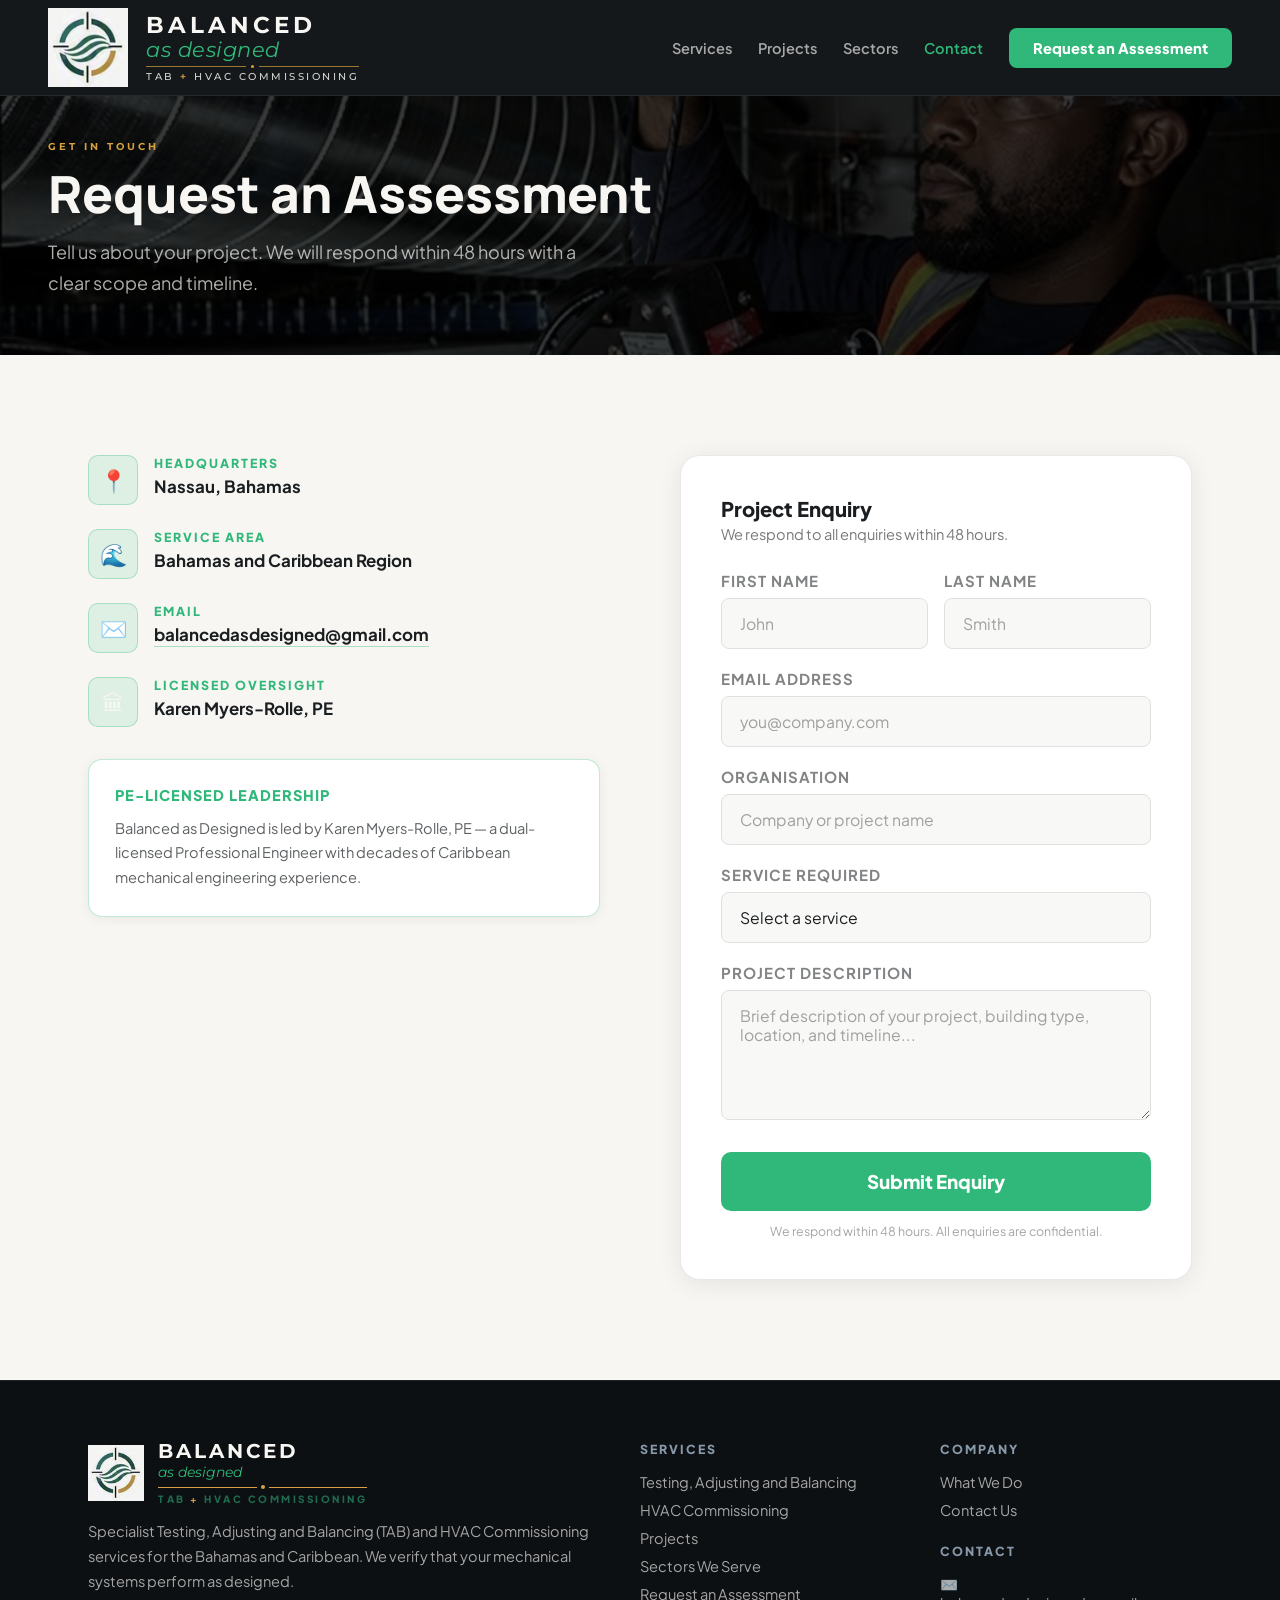
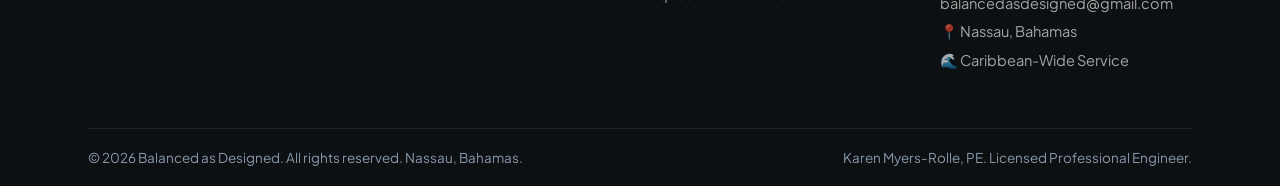
<file: contact.html>
<!DOCTYPE html>
<html lang="en-BS">
<head>
<meta charset="utf-8"/>
<meta content="width=device-width, initial-scale=1.0" name="viewport"/>
<meta content="#1A1E21" name="theme-color"/>
<title>Contact | Balanced as Designed — TAB &amp; HVAC Commissioning Bahamas</title>
<meta name="description" content="Request a TAB or HVAC Commissioning assessment in Nassau, Bahamas. PE-licensed. 48-hour response."/>
<meta name="robots" content="index, follow"/>
<link rel="canonical" href="https://balancedasdesigned.com/"/>
<link rel="preconnect" href="https://fonts.googleapis.com"/>
<link rel="preconnect" href="https://fonts.gstatic.com" crossorigin/>
<link href="https://fonts.googleapis.com/css2?family=Cormorant+Garamond:ital,wght@0,700;1,400&family=Manrope:wght@700;800;900&family=Montserrat:ital,wght@0,500;0,700;1,400&family=Plus+Jakarta+Sans:wght@400;600;700&family=Sora:wght@900&display=swap" rel="stylesheet"/>
<link rel="stylesheet" href="shared.css"/>
</head>
<body>
<!-- NAV -->
<nav id="mainNav">
  <a class="nav-logo" href="index.html">
    <div class="logomark">
      <img src="logomark.png" srcset="logomark.png 1x, logomark@2x.png 2x" alt="Balanced as Designed logomark" width="80" height="80" style="display:block;width:80px;height:80px;object-fit:contain;"/>
    </div>
    <div class="nav-wordmark">
      <div class="nav-wm-balanced">BALANCED</div>
      <div class="nav-wm-as">as designed</div>
      <div class="nav-wm-divider"><div class="nav-wm-divider-line"></div><div class="nav-wm-divider-dot"></div><div class="nav-wm-divider-line"></div></div>
      <div class="nav-wm-descriptor">TAB <span class="plus">+</span> HVAC Commissioning</div>
    </div>
  </a>
  <div class="nav-links">
    <a class="nav-link" href="services.html">Services</a>
    <a class="nav-link" href="projects.html">Projects</a>
    <a class="nav-link" href="index.html#sectors">Sectors</a>
    <a class="nav-link  nav-link-active" href="contact.html">Contact</a>
    <a class="nav-cta" href="contact.html">Request an Assessment</a>
  </div>
  <button aria-label="Menu" class="hamburger" id="hamburgerBtn" onclick="toggleMob()">
    <span></span><span></span><span></span>
  </button>
</nav>
<div class="mob-nav" id="mobNav">
  <a class="mob-link" href="services.html" onclick="closeMob()">Services</a>
  <a class="mob-link" href="projects.html" onclick="closeMob()">Projects</a>
  <a class="mob-link" href="index.html#sectors" onclick="closeMob()">Sectors</a>
  <a class="mob-link" href="contact.html" onclick="closeMob()">Contact</a>
  <a class="mob-cta" href="contact.html" onclick="closeMob()">Request an Assessment</a>
</div>

<div style="min-height:240px;background:#1A1E21;display:flex;align-items:flex-end;padding:140px 48px 56px;position:relative;overflow:hidden;">
  <div style="position:absolute;inset:0;background:url('AA_hvac.jpg') center/cover no-repeat;filter:brightness(0.22) saturate(0.6);"></div>
  <div style="position:relative;z-index:1;max-width:1200px;margin:0 auto;width:100%;">
    <div style="font-family:'Montserrat',sans-serif;font-size:10px;font-weight:700;letter-spacing:3px;text-transform:uppercase;color:#D6A140;margin-bottom:12px;">Get In Touch</div>
    <h1 style="font-family:'Manrope',sans-serif;font-size:clamp(36px,4vw,58px);font-weight:900;color:#F7F6F2;line-height:1.1;margin-bottom:16px;">Request an Assessment</h1>
    <p style="font-size:18px;color:rgba(247,246,242,0.7);max-width:560px;line-height:1.7;">Tell us about your project. We will respond within 48 hours with a clear scope and timeline.</p>
  </div>
</div>

<section class="section" style="background:#F7F6F2;">
  <div class="wrap">
    <div class="contact-grid">
      <div>
        <div class="contact-item"><div class="contact-icon">📍</div><div><div class="contact-label">Headquarters</div><div class="contact-value">Nassau, Bahamas</div></div></div>
        <div class="contact-item"><div class="contact-icon">🌊</div><div><div class="contact-label">Service Area</div><div class="contact-value">Bahamas and Caribbean Region</div></div></div>
        <div class="contact-item"><div class="contact-icon">✉️</div><div><div class="contact-label">Email</div><div class="contact-value"><a href="mailto:balancedasdesigned@gmail.com" style="color:#1A1E21;text-decoration:none;border-bottom:1px solid rgba(47,184,121,0.4);padding-bottom:1px;">balancedasdesigned@gmail.com</a></div></div></div>
        <div class="contact-item"><div class="contact-icon">🏛</div><div><div class="contact-label">Licensed Oversight</div><div class="contact-value">Karen Myers-Rolle, PE</div></div></div>
        <div style="margin-top:32px;padding:26px;background:#fff;border:1px solid rgba(47,184,121,0.3);border-radius:14px;box-shadow:0 2px 12px rgba(0,0,0,0.06);">
          <div style="font-size:var(--fs-body-sm);font-weight:800;color:#2FB879;margin-bottom:12px;text-transform:uppercase;letter-spacing:1px;">PE-Licensed Leadership</div>
          <div style="font-size:var(--fs-body-sm);color:rgba(26,30,33,0.7);line-height:1.7;">Balanced as Designed is led by Karen Myers-Rolle, PE — a dual-licensed Professional Engineer with decades of Caribbean mechanical engineering experience.</div>
        </div>
      </div>
      <div class="contact-form">
        <div style="margin-bottom:28px;">
          <div style="font-size:20.25px;font-weight:800;color:#1A1E21;margin-bottom:4px;">Project Enquiry</div>
          <div style="font-size:var(--fs-body-sm);color:rgba(26,30,33,0.6);">We respond to all enquiries within 48 hours.</div>
        </div>
        <form action="https://formspree.io/f/mrenyvld" method="POST" onsubmit="submitForm(event)">
          <input type="hidden" name="_replyto" value="tanyersinc@gmail.com"/>
          <input type="hidden" name="_subject" value="New Assessment Request — Balanced as Designed"/>
          <div class="form-row">
            <div class="form-group"><label class="form-label">First Name</label><input class="form-input" name="first_name" placeholder="John" required type="text"/></div>
            <div class="form-group"><label class="form-label">Last Name</label><input class="form-input" name="last_name" placeholder="Smith" required type="text"/></div>
          </div>
          <div class="form-group"><label class="form-label">Email Address</label><input class="form-input" name="email" placeholder="you@company.com" required type="email"/></div>
          <div class="form-group"><label class="form-label">Organisation</label><input class="form-input" name="organisation" placeholder="Company or project name" type="text"/></div>
          <div class="form-group">
            <label class="form-label">Service Required</label>
            <select class="form-select" name="service">
              <option value="">Select a service</option>
              <option>Testing, Adjusting and Balancing (TAB)</option>
              <option>HVAC Commissioning</option>
              <option>Both TAB and Commissioning</option>
              <option>Existing Building TAB</option>
              <option>Retro-Commissioning</option>
              <option>Not sure, need advice</option>
            </select>
          </div>
          <div class="form-group"><label class="form-label">Project Description</label><textarea class="form-textarea" name="project_description" placeholder="Brief description of your project, building type, location, and timeline..."></textarea></div>
          <button class="submit-btn" type="submit">Submit Enquiry</button>
          <p style="font-size:var(--fs-footer-lbl);color:rgba(26,30,33,0.4);text-align:center;margin-top:12px;">We respond within 48 hours. All enquiries are confidential.</p>
        </form>
      </div>
    </div>
  </div>
</section>

<!-- FOOTER -->
<footer>
  <div class="wrap">
    <div class="footer-grid">
      <div>
        <div style="display:flex;align-items:center;gap:14px;margin-bottom:4px;">
          <img src="logomark.png" srcset="logomark.png 1x, logomark@2x.png 2x" alt="Balanced as Designed logomark" style="width:56px;height:56px;object-fit:contain;flex-shrink:0;"/>
          <div style="display:flex;flex-direction:column;justify-content:center;">
            <div class="footer-logo-balanced">BALANCED</div>
            <div class="footer-logo-as">as designed</div>
            <div class="footer-logo-divider"><div class="footer-logo-divider-line"></div><div class="footer-logo-divider-dot"></div><div class="footer-logo-divider-line"></div></div>
            <div class="footer-logo-descriptor">TAB <span class="plus">+</span> HVAC Commissioning</div>
          </div>
        </div>
        <p class="footer-desc">Specialist Testing, Adjusting and Balancing (TAB) and HVAC Commissioning services for the Bahamas and Caribbean. We verify that your mechanical systems perform as designed.</p>
      </div>
      <div>
        <div class="footer-heading">Services</div>
        <a class="footer-link" href="services.html#tab">Testing, Adjusting and Balancing</a>
        <a class="footer-link" href="services.html#commissioning">HVAC Commissioning</a>
        <a class="footer-link" href="projects.html">Projects</a>
        <a class="footer-link" href="index.html#sectors">Sectors We Serve</a>
        <a class="footer-link" href="contact.html">Request an Assessment</a>
      </div>
      <div>
        <div class="footer-heading">Company</div>
        <a class="footer-link" href="services.html">What We Do</a>
        <a class="footer-link" href="contact.html">Contact Us</a>
        <div class="footer-heading" style="margin-top:24px;">Contact</div>
        <a class="footer-link" href="mailto:balancedasdesigned@gmail.com">✉️ balancedasdesigned@gmail.com</a>
        <div class="footer-link" style="cursor:default;">📍 Nassau, Bahamas</div>
        <div class="footer-link" style="cursor:default;">🌊 Caribbean-Wide Service</div>
      </div>
    </div>
    <div class="footer-bottom">
      <div class="footer-bottom-text">© 2026 Balanced as Designed. All rights reserved. Nassau, Bahamas.</div>
      <div class="footer-bottom-text">Karen Myers-Rolle, PE. Licensed Professional Engineer.</div>
    </div>
  </div>
</footer>
<script>

function toggleMob(){var n=document.getElementById('mobNav'),b=document.getElementById('hamburgerBtn');n.classList.toggle('open');if(b)b.classList.toggle('open');}
function closeMob(){document.getElementById('mobNav').classList.remove('open');var b=document.getElementById('hamburgerBtn');if(b)b.classList.remove('open');}
document.addEventListener('click',function(e){var n=document.getElementById('mobNav'),b=document.getElementById('hamburgerBtn');if(n&&b&&n.classList.contains('open')){if(!n.contains(e.target)&&!b.contains(e.target)){n.classList.remove('open');if(b)b.classList.remove('open');}}});
(function(){var obs=new IntersectionObserver(function(entries){entries.forEach(function(e){if(e.isIntersecting){e.target.classList.add('visible');obs.unobserve(e.target);}});},{threshold:0.08,rootMargin:'0px 0px -40px 0px'});document.querySelectorAll('.reveal,.reveal-left,.reveal-right').forEach(function(el){obs.observe(el);});})();
window.addEventListener('scroll',function(){var nav=document.getElementById('mainNav');if(window.scrollY>50){nav.style.borderBottomColor='rgba(255,255,255,0.06)';}else{nav.style.borderBottomColor='rgba(255,255,255,0.08)';}});


function submitForm(e){
  e.preventDefault();
  var btn=e.target.querySelector('.submit-btn');
  btn.textContent='Sending…';btn.disabled=true;
  fetch(e.target.action,{method:'POST',body:new FormData(e.target),headers:{'Accept':'application/json'}})
  .then(function(r){
    if(r.ok){btn.textContent='Enquiry Sent ✓';btn.style.background='#1F6B4D';}
    else{btn.textContent='Error — try emailing us directly';btn.style.background='#c0392b';}
    setTimeout(function(){btn.textContent='Submit Enquiry';btn.style.background='';btn.disabled=false;if(r.ok)e.target.reset();},4000);
  }).catch(function(){btn.textContent='Error — please email us';btn.style.background='#c0392b';btn.disabled=false;});
}

</script>
</body>
</html>
</file>
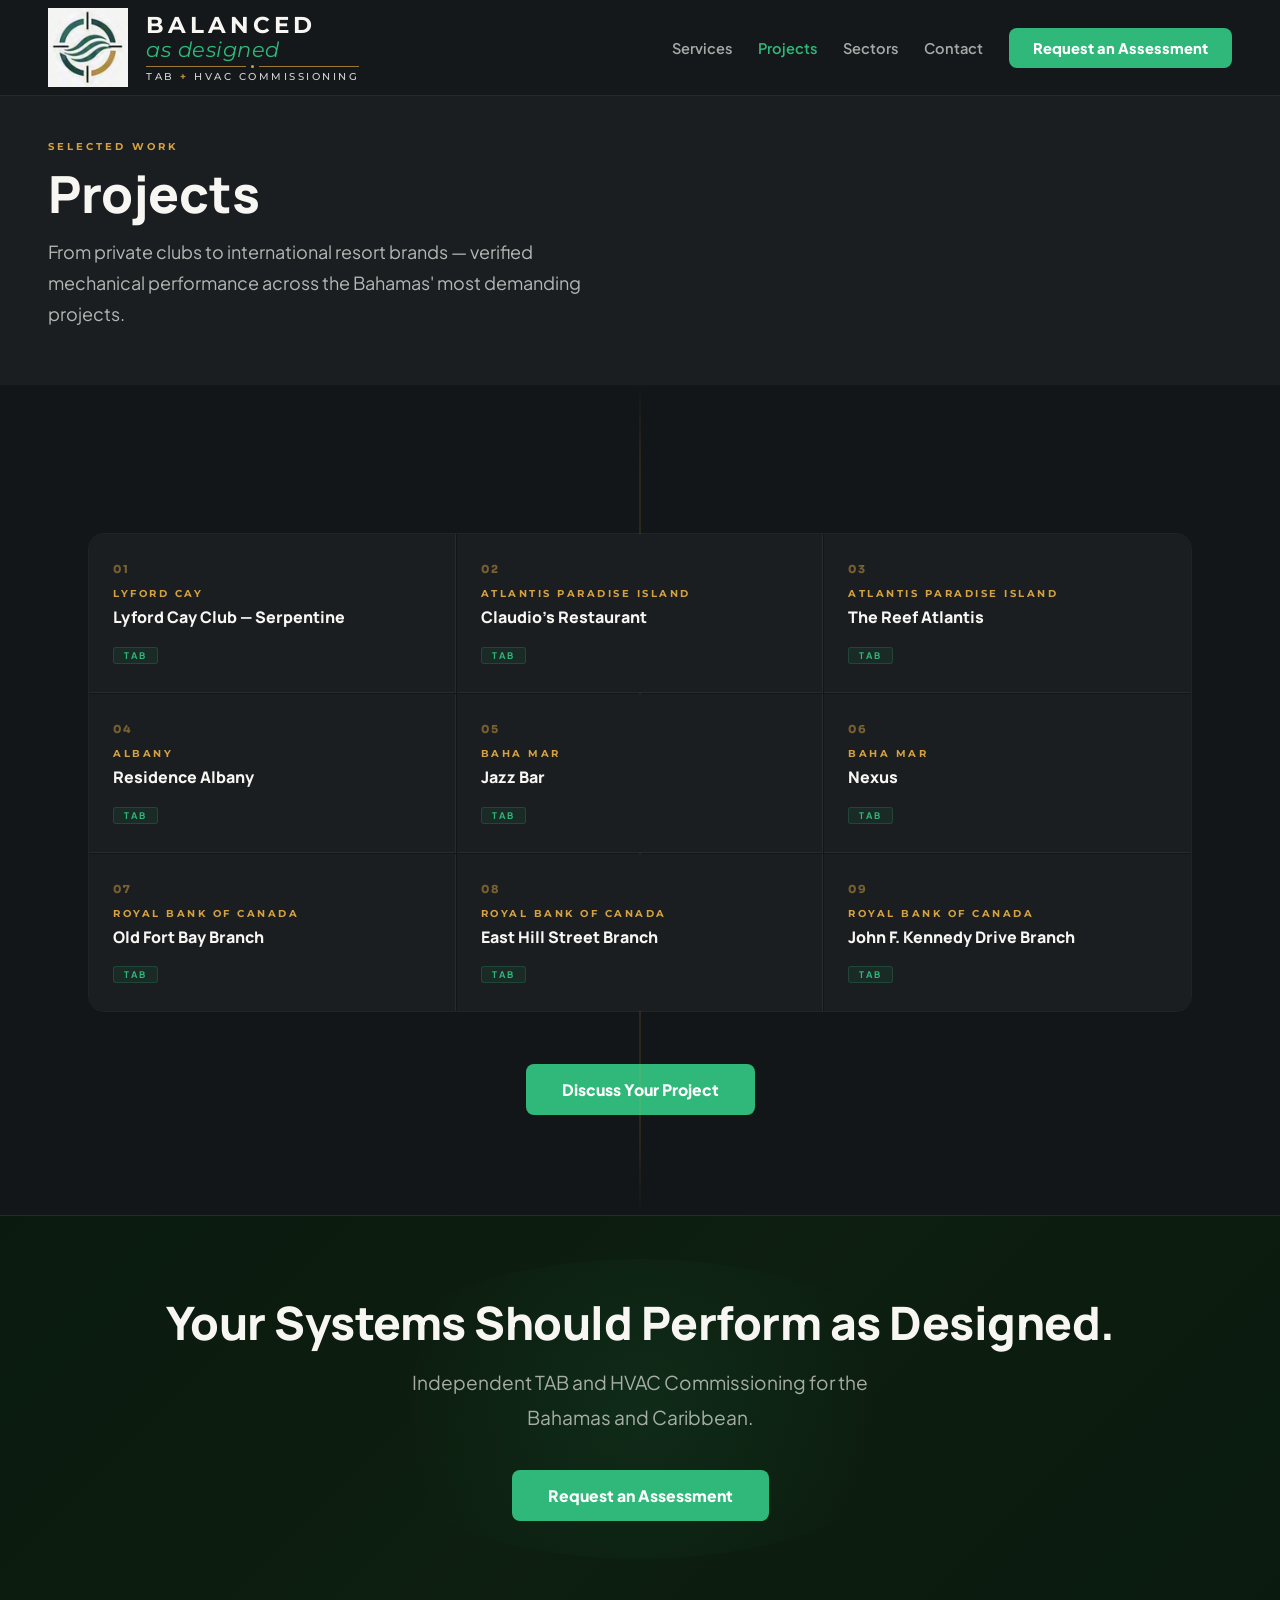
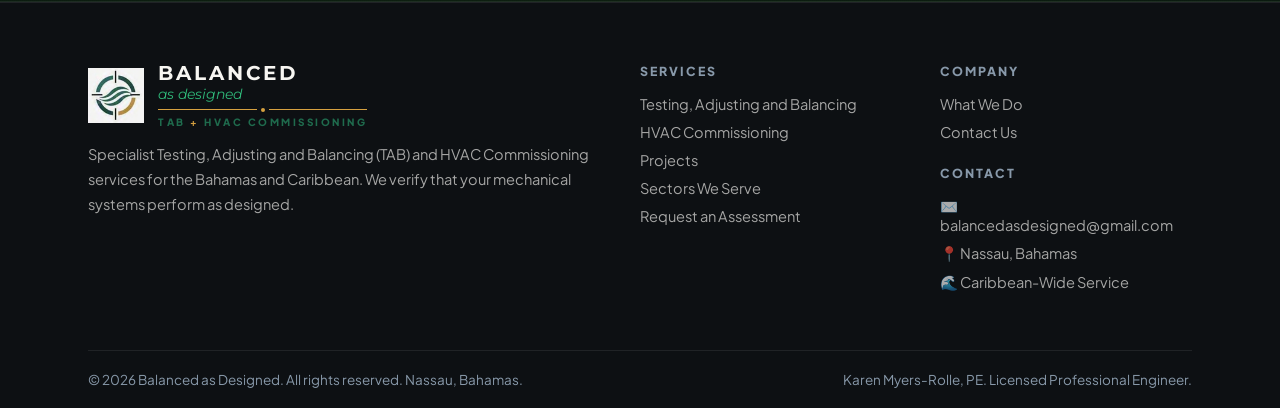
<file: projects.html>
<!DOCTYPE html>
<html lang="en-BS">
<head>
<meta charset="utf-8"/>
<meta content="width=device-width, initial-scale=1.0" name="viewport"/>
<meta content="#1A1E21" name="theme-color"/>
<title>Projects | Balanced as Designed — TAB &amp; HVAC Commissioning Bahamas</title>
<meta name="description" content="TAB and HVAC Commissioning projects across the Bahamas — Atlantis, Baha Mar, Albany, RBC, Lyford Cay Club and more."/>
<meta name="robots" content="index, follow"/>
<link rel="canonical" href="https://balancedasdesigned.com/"/>
<link rel="preconnect" href="https://fonts.googleapis.com"/>
<link rel="preconnect" href="https://fonts.gstatic.com" crossorigin/>
<link href="https://fonts.googleapis.com/css2?family=Cormorant+Garamond:ital,wght@0,700;1,400&family=Manrope:wght@700;800;900&family=Montserrat:ital,wght@0,500;0,700;1,400&family=Plus+Jakarta+Sans:wght@400;600;700&family=Sora:wght@900&display=swap" rel="stylesheet"/>
<link rel="stylesheet" href="shared.css"/>
</head>
<body>
<!-- NAV -->
<nav id="mainNav">
  <a class="nav-logo" href="index.html">
    <div class="logomark">
      <img src="logomark.png" srcset="logomark.png 1x, logomark@2x.png 2x" alt="Balanced as Designed logomark" width="80" height="80" style="display:block;width:80px;height:80px;object-fit:contain;"/>
    </div>
    <div class="nav-wordmark">
      <div class="nav-wm-balanced">BALANCED</div>
      <div class="nav-wm-as">as designed</div>
      <div class="nav-wm-divider"><div class="nav-wm-divider-line"></div><div class="nav-wm-divider-dot"></div><div class="nav-wm-divider-line"></div></div>
      <div class="nav-wm-descriptor">TAB <span class="plus">+</span> HVAC Commissioning</div>
    </div>
  </a>
  <div class="nav-links">
    <a class="nav-link" href="services.html">Services</a>
    <a class="nav-link  nav-link-active" href="projects.html">Projects</a>
    <a class="nav-link" href="index.html#sectors">Sectors</a>
    <a class="nav-link" href="contact.html">Contact</a>
    <a class="nav-cta" href="contact.html">Request an Assessment</a>
  </div>
  <button aria-label="Menu" class="hamburger" id="hamburgerBtn" onclick="toggleMob()">
    <span></span><span></span><span></span>
  </button>
</nav>
<div class="mob-nav" id="mobNav">
  <a class="mob-link" href="services.html" onclick="closeMob()">Services</a>
  <a class="mob-link" href="projects.html" onclick="closeMob()">Projects</a>
  <a class="mob-link" href="index.html#sectors" onclick="closeMob()">Sectors</a>
  <a class="mob-link" href="contact.html" onclick="closeMob()">Contact</a>
  <a class="mob-cta" href="contact.html" onclick="closeMob()">Request an Assessment</a>
</div>

<div style="min-height:280px;background:#1A1E21;display:flex;align-items:flex-end;padding:140px 48px 56px;position:relative;overflow:hidden;">
  <div style="position:absolute;inset:0;background:url('https://invoicefly.com/wp-content/uploads/2025/06/testing-with-anemometer-axial-fan-condensing-unit-2048x1520.jpg') center/cover no-repeat;filter:brightness(0.22) saturate(0.6);"></div>
  <div style="position:relative;z-index:1;max-width:1200px;margin:0 auto;width:100%;">
    <div style="font-family:'Montserrat',sans-serif;font-size:10px;font-weight:700;letter-spacing:3px;text-transform:uppercase;color:#D6A140;margin-bottom:12px;">Selected Work</div>
    <h1 style="font-family:'Manrope',sans-serif;font-size:clamp(36px,4vw,58px);font-weight:900;color:#F7F6F2;line-height:1.1;margin-bottom:16px;">Projects</h1>
    <p style="font-size:18px;color:rgba(247,246,242,0.7);max-width:560px;line-height:1.7;">From private clubs to international resort brands — verified mechanical performance across the Bahamas' most demanding projects.</p>
  </div>
</div>

<section class="section projects-section" id="projects">
  <div class="wrap">
    <div class="proj-grid reveal">
      <div class="proj-card"><div class="proj-num">01</div><div class="proj-venue">Lyford Cay</div><div class="proj-name">Lyford Cay Club — Serpentine</div><span class="proj-tag">TAB</span></div>
      <div class="proj-card"><div class="proj-num">02</div><div class="proj-venue">Atlantis Paradise Island</div><div class="proj-name">Claudio's Restaurant</div><span class="proj-tag">TAB</span></div>
      <div class="proj-card"><div class="proj-num">03</div><div class="proj-venue">Atlantis Paradise Island</div><div class="proj-name">The Reef Atlantis</div><span class="proj-tag">TAB</span></div>
      <div class="proj-card"><div class="proj-num">04</div><div class="proj-venue">Albany</div><div class="proj-name">Residence Albany</div><span class="proj-tag">TAB</span></div>
      <div class="proj-card"><div class="proj-num">05</div><div class="proj-venue">Baha Mar</div><div class="proj-name">Jazz Bar</div><span class="proj-tag">TAB</span></div>
      <div class="proj-card"><div class="proj-num">06</div><div class="proj-venue">Baha Mar</div><div class="proj-name">Nexus</div><span class="proj-tag">TAB</span></div>
      <div class="proj-card"><div class="proj-num">07</div><div class="proj-venue">Royal Bank of Canada</div><div class="proj-name">Old Fort Bay Branch</div><span class="proj-tag">TAB</span></div>
      <div class="proj-card"><div class="proj-num">08</div><div class="proj-venue">Royal Bank of Canada</div><div class="proj-name">East Hill Street Branch</div><span class="proj-tag">TAB</span></div>
      <div class="proj-card"><div class="proj-num">09</div><div class="proj-venue">Royal Bank of Canada</div><div class="proj-name">John F. Kennedy Drive Branch</div><span class="proj-tag">TAB</span></div>
    </div>
    <div style="text-align:center;margin-top:52px;">
      <a class="btn-primary" href="contact.html">Discuss Your Project</a>
    </div>
  </div>
</section>

<section class="cta-section">
  <div class="wrap" style="text-align:center;position:relative;z-index:1;">
    <h2 class="h2" style="margin-bottom:16px;">Your Systems Should Perform as Designed.</h2>
    <p class="lead" style="max-width:520px;margin:0 auto 36px;">Independent TAB and HVAC Commissioning for the Bahamas and Caribbean.</p>
    <a class="btn-primary" href="contact.html">Request an Assessment</a>
  </div>
</section>

<!-- FOOTER -->
<footer>
  <div class="wrap">
    <div class="footer-grid">
      <div>
        <div style="display:flex;align-items:center;gap:14px;margin-bottom:4px;">
          <img src="logomark.png" srcset="logomark.png 1x, logomark@2x.png 2x" alt="Balanced as Designed logomark" style="width:56px;height:56px;object-fit:contain;flex-shrink:0;"/>
          <div style="display:flex;flex-direction:column;justify-content:center;">
            <div class="footer-logo-balanced">BALANCED</div>
            <div class="footer-logo-as">as designed</div>
            <div class="footer-logo-divider"><div class="footer-logo-divider-line"></div><div class="footer-logo-divider-dot"></div><div class="footer-logo-divider-line"></div></div>
            <div class="footer-logo-descriptor">TAB <span class="plus">+</span> HVAC Commissioning</div>
          </div>
        </div>
        <p class="footer-desc">Specialist Testing, Adjusting and Balancing (TAB) and HVAC Commissioning services for the Bahamas and Caribbean. We verify that your mechanical systems perform as designed.</p>
      </div>
      <div>
        <div class="footer-heading">Services</div>
        <a class="footer-link" href="services.html#tab">Testing, Adjusting and Balancing</a>
        <a class="footer-link" href="services.html#commissioning">HVAC Commissioning</a>
        <a class="footer-link" href="projects.html">Projects</a>
        <a class="footer-link" href="index.html#sectors">Sectors We Serve</a>
        <a class="footer-link" href="contact.html">Request an Assessment</a>
      </div>
      <div>
        <div class="footer-heading">Company</div>
        <a class="footer-link" href="services.html">What We Do</a>
        <a class="footer-link" href="contact.html">Contact Us</a>
        <div class="footer-heading" style="margin-top:24px;">Contact</div>
        <a class="footer-link" href="mailto:balancedasdesigned@gmail.com">✉️ balancedasdesigned@gmail.com</a>
        <div class="footer-link" style="cursor:default;">📍 Nassau, Bahamas</div>
        <div class="footer-link" style="cursor:default;">🌊 Caribbean-Wide Service</div>
      </div>
    </div>
    <div class="footer-bottom">
      <div class="footer-bottom-text">© 2026 Balanced as Designed. All rights reserved. Nassau, Bahamas.</div>
      <div class="footer-bottom-text">Karen Myers-Rolle, PE. Licensed Professional Engineer.</div>
    </div>
  </div>
</footer>
<script>

function toggleMob(){var n=document.getElementById('mobNav'),b=document.getElementById('hamburgerBtn');n.classList.toggle('open');if(b)b.classList.toggle('open');}
function closeMob(){document.getElementById('mobNav').classList.remove('open');var b=document.getElementById('hamburgerBtn');if(b)b.classList.remove('open');}
document.addEventListener('click',function(e){var n=document.getElementById('mobNav'),b=document.getElementById('hamburgerBtn');if(n&&b&&n.classList.contains('open')){if(!n.contains(e.target)&&!b.contains(e.target)){n.classList.remove('open');if(b)b.classList.remove('open');}}});
(function(){var obs=new IntersectionObserver(function(entries){entries.forEach(function(e){if(e.isIntersecting){e.target.classList.add('visible');obs.unobserve(e.target);}});},{threshold:0.08,rootMargin:'0px 0px -40px 0px'});document.querySelectorAll('.reveal,.reveal-left,.reveal-right').forEach(function(el){obs.observe(el);});})();
window.addEventListener('scroll',function(){var nav=document.getElementById('mainNav');if(window.scrollY>50){nav.style.borderBottomColor='rgba(255,255,255,0.06)';}else{nav.style.borderBottomColor='rgba(255,255,255,0.08)';}});


</script>
</body>
</html>
</file>
<file: shared.css>
/* ─── RESET ─────────────────────────────────────────────────── */
@font-face{font-display:swap;}
*{margin:0;padding:0;box-sizing:border-box;}
html{scroll-behavior:smooth;}
body{font-family:"Plus Jakarta Sans",sans-serif;background:#1A1E21;color:#F7F6F2;overflow-x:hidden;}
a{text-decoration:none;color:inherit;}

/* ─── TOKENS ────────────────────────────────────────────────── */
:root{
  --green:    #2FB879;
  --green-dark:#1F6B4D;
  
  --gold:     #D6A140;
  --gold2:    #b88a30;
  --charcoal: #1A1E21;
  --dark:     #1A1E21;
  --dark2:    #22272B;
  --dark3:    #2A2F34;
  --black:    #131618;
  --light:    #F7F6F2;
  --muted:    rgba(247,246,242,0.65);
  --slate:    #8899AA;
  --border:   rgba(255,255,255,0.08);
  --border-green:rgba(47,184,121,0.28);
  --border-gold: rgba(214,161,64,0.28);
  --max:1200px;
  /* font scale ×1.25 */
  --fs-eyebrow:12.4px;
  --fs-body-sm:14.6px;
  --fs-body:   15.75px;
  --fs-lead:   19.1px;
  --fs-h3:     24.75px;
  --fs-nav-link:14.6px;
  --fs-nav-name:26.5px;
  --fs-nav-sub: 9px;
  --fs-stat:   33.75px;
  --fs-stat-lbl:13.5px;
  --fs-footer-sm:13.5px;
  --fs-footer-lbl:12.4px;
}

/* ─── ANIMATIONS ────────────────────────────────────────────── */
50%{transform:translateY(-2px);}}
to{transform:rotate(360deg);}}
to{stroke-dashoffset:0;}}
@keyframes fadeUp   {from{opacity:0;transform:translateY(24px);}to{opacity:1;transform:translateY(0);}}
@keyframes pulse    {0%,100%{opacity:1;}50%{opacity:0.4;}}

.reveal      {opacity:0;transform:translateY(28px);transition:opacity 0.8s ease,transform 0.8s ease;}
.reveal.visible{opacity:1;transform:translateY(0);}
.reveal-left {opacity:0;transform:translateX(-28px);transition:opacity 0.8s ease,transform 0.8s ease;}
.reveal-left.visible{opacity:1;transform:translateX(0);}
.reveal-right{opacity:0;transform:translateX(28px);transition:opacity 0.8s ease,transform 0.8s ease;}
.reveal-right.visible{opacity:1;transform:translateX(0);}

/* ─── NAV ───────────────────────────────────────────────────── */
nav{
  position:fixed;top:0;left:0;right:0;z-index:100;
  height:96px;padding:0 48px;
  display:flex;align-items:center;justify-content:space-between;
  background:#14181B;backdrop-filter:blur(20px);
  border-bottom:1px solid var(--border);
}

/* ══ LOGOMARK ══ */
.nav-logo{display:flex;align-items:center;gap:18px;cursor:pointer;text-decoration:none;}

/* circular logomark — 80px */
.logomark{width:80px;height:80px;flex-shrink:0;position:relative;}

/* airflow arc layers — staggered float */

/* gold crosshair — slow rotation */

/* gold arc — draws in on load */

/* ── Wordmark ── */
.nav-wordmark{
  display:flex;flex-direction:column;
  justify-content:center;
  gap:0;
}

/* BALANCED — Montserrat Bold, all caps, off-white — slightly smaller */
.nav-wm-balanced{
  font-family:"Montserrat",sans-serif;
  font-size:calc(var(--fs-nav-name) * 0.88);
  font-weight:700;
  color:#F7F6F2;
  letter-spacing:4px;
  text-transform:uppercase;
  line-height:1;
}

/* as designed — bigger so right edges align with BALANCED */
.nav-wm-as{
  font-family:"Montserrat",sans-serif;
  font-size:calc(var(--fs-nav-name) * 0.78);
  font-style:italic;
  font-weight:400;
  color:#2FB879;
  letter-spacing:0.5px;
  line-height:1.15;
  margin-top:1px;
}

/* divider — thin gold line with centre dot */
.nav-wm-divider{
  display:flex;align-items:center;
  margin:4px 0;
}
.nav-wm-divider-line{flex:1;height:1px;background:#D6A140;opacity:0.7;}
.nav-wm-divider-dot{width:3px;height:3px;border-radius:50%;background:#D6A140;margin:0 5px;flex-shrink:0;}

/* TAB + HVAC COMMISSIONING — Montserrat Medium, small caps */
.nav-wm-descriptor{
  font-family:"Montserrat",sans-serif;
  font-size:calc(var(--fs-nav-name) * 0.36);
  font-weight:500;
  color:#F7F6F2;
  letter-spacing:2.5px;
  text-transform:uppercase;
  line-height:1;
  opacity:0.85;
}
.nav-wm-descriptor .plus{color:#D6A140;font-weight:700;}

/* nav links */
.nav-links{display:flex;align-items:center;gap:26px;}
.nav-link{font-size:var(--fs-nav-link);font-weight:600;color:var(--muted);transition:color 0.2s;}
.nav-link:hover{color:var(--green);}
.nav-cta{background:var(--green);color:#fff;font-size:var(--fs-nav-link);font-weight:800;padding:11px 24px;border-radius:8px;transition:all 0.2s;}
.nav-cta:hover{background:var(--green-dark);transform:translateY(-1px);}

/* hamburger */
.hamburger{display:none;flex-direction:column;gap:5px;cursor:pointer;background:none;border:none;padding:8px;margin:-8px;}
.hamburger span{display:block;width:22px;height:2px;background:var(--light);border-radius:2px;transition:all 0.3s;}
.hamburger.open span:nth-child(1){transform:translateY(7px) rotate(45deg);}
.hamburger.open span:nth-child(2){opacity:0;}
.hamburger.open span:nth-child(3){transform:translateY(-7px) rotate(-45deg);}

.mob-nav{display:none;position:fixed;top:96px;left:0;right:0;background:#14181B;backdrop-filter:blur(20px);padding:24px 32px;flex-direction:column;gap:4px;z-index:10000;border-bottom:1px solid var(--border);}
.mob-nav.open{display:flex!important;}
.mob-link{font-size:18px;font-weight:600;color:var(--muted);padding:14px 0;border-bottom:1px solid var(--border);display:block;}
.mob-link:hover{color:var(--green);}
.mob-cta{background:var(--green);color:#fff;font-weight:800;padding:14px;border-radius:10px;text-align:center;margin-top:12px;font-size:16.2px;display:block;}

@media(max-width:1100px){.nav-links{display:none!important;}.hamburger{display:flex!important;}}
@media(max-width:768px){nav{padding:0 20px!important;height:68px!important;}.mob-nav{top:68px!important;}}

/* ─── LAYOUT ────────────────────────────────────────────────── */
.wrap{max-width:var(--max);margin:0 auto;padding:0 48px;}
.section{padding:100px 0;}
.section-sm{padding:72px 0;}
@media(max-width:768px){.wrap{padding:0 20px!important;}.section{padding:72px 0!important;}.section-sm{padding:48px 0!important;}}

/* ─── TYPOGRAPHY ────────────────────────────────────────────── */
.eyebrow{font-size:var(--fs-eyebrow);font-weight:800;text-transform:uppercase;letter-spacing:4px;color:var(--green);display:block;margin-bottom:16px;}
.eyebrow-gold{font-size:var(--fs-eyebrow);font-weight:800;text-transform:uppercase;letter-spacing:4px;color:var(--gold);display:block;margin-bottom:16px;}
.h1{font-family:"Manrope",sans-serif;font-size:clamp(42px,4.5vw,72px);font-weight:900;color:var(--light);line-height:1.08;letter-spacing:-1px;}
.h2{font-family:"Manrope",sans-serif;font-size:clamp(30px,3.6vw,48px);font-weight:800;color:var(--light);line-height:1.15;letter-spacing:-0.5px;}
.h3{font-family:"Manrope",sans-serif;font-size:var(--fs-h3);font-weight:800;color:var(--light);}
.lead{font-size:var(--fs-lead);color:var(--muted);line-height:1.8;}
.green{color:var(--green);}
.gold{color:var(--gold);}

/* ─── HERO ──────────────────────────────────────────────────── */
.hero{min-height:100vh;position:relative;display:flex;align-items:center;justify-content:flex-start;overflow:hidden;padding:180px 80px 80px;}
.hero-bg{
  position:absolute;inset:0;z-index:0;
  background:url('AA_hvac.jpg') center center/cover no-repeat;
}
/* heavier dim — image is backdrop only */
.hero-bg::after{content:"";position:absolute;inset:0;background:rgba(15,19,22,0.80);}
.hero-grid{position:absolute;inset:0;z-index:1;background:repeating-linear-gradient(0deg,transparent,transparent 59px,rgba(47,184,121,0.025) 59px,rgba(47,184,121,0.025) 60px),repeating-linear-gradient(90deg,transparent,transparent 59px,rgba(47,184,121,0.025) 59px,rgba(47,184,121,0.025) 60px);pointer-events:none;}
.hero-inner{position:relative;z-index:2;max-width:780px;width:100%;text-align:left;display:flex;flex-direction:column;align-items:flex-start;margin-left:0;}
.hero-ctas{display:flex;gap:16px;flex-wrap:wrap;margin-top:36px;justify-content:flex-start;}
.btn-primary{background:var(--green);color:#fff;font-size:var(--fs-body);font-weight:800;padding:16px 36px;border-radius:8px;transition:all 0.2s;display:inline-flex;align-items:center;gap:8px;}
.btn-primary:hover{background:var(--green-dark);transform:translateY(-2px);box-shadow:0 8px 32px rgba(47,184,121,0.35);}
.btn-outline{background:transparent;color:var(--light);font-size:var(--fs-body);font-weight:700;padding:16px 36px;border-radius:8px;border:1.5px solid rgba(255,255,255,0.25);transition:all 0.2s;display:inline-flex;align-items:center;gap:8px;}
.btn-outline:hover{border-color:var(--green);color:var(--green);}
.hero-stats{display:grid;grid-template-columns:repeat(3,1fr);gap:24px;margin-top:52px;padding-top:36px;border-top:1px solid rgba(255,255,255,0.15);width:100%;}
.hero-stat-num{font-family:"Sora",sans-serif;font-size:var(--fs-stat);font-weight:900;color:var(--green);line-height:1;}
.hero-stat-label{font-size:var(--fs-stat-lbl);color:var(--muted);margin-top:4px;font-weight:600;}

/* ─── SERVICES ──────────────────────────────────────────────── */
.services-hero{display:grid;grid-template-columns:1fr 1fr;gap:24px;margin-top:64px;}
.service-hero-card{border-radius:20px;overflow:hidden;position:relative;height:420px;cursor:pointer;transition:transform 0.3s;}
.service-hero-card:hover{transform:translateY(-6px);}
/* heavier dim on service card images */
.service-hero-card img{width:100%;height:100%;object-fit:cover;transition:transform 0.4s;filter:brightness(0.35) saturate(0.7);}
.service-hero-card:hover img{transform:scale(1.04);filter:brightness(0.45) saturate(0.8);}
.service-hero-overlay{position:absolute;inset:0;display:flex;flex-direction:column;justify-content:flex-end;padding:32px;background:linear-gradient(to top,rgba(15,19,22,0.95) 0%,rgba(15,19,22,0.5) 55%,transparent 100%);}
.service-hero-tag{display:inline-flex;align-items:center;gap:6px;border-radius:4px;padding:5px 14px;font-size:11.25px;font-weight:800;text-transform:uppercase;letter-spacing:2px;margin-bottom:12px;width:fit-content;}
.service-hero-tag.green{background:rgba(47,184,121,0.15);border:1px solid var(--border-green);color:var(--green);}
.service-hero-tag.gold{background:rgba(214,161,64,0.15);border:1px solid var(--border-gold);color:var(--gold);}
.service-hero-title{font-family:"Manrope",sans-serif;font-size:27px;font-weight:900;color:#fff;margin-bottom:8px;line-height:1.2;}
.service-hero-desc{font-size:var(--fs-body-sm);color:rgba(255,255,255,0.75);line-height:1.6;margin-bottom:16px;}
.service-hero-link{display:inline-flex;align-items:center;gap:6px;font-size:var(--fs-body-sm);font-weight:800;transition:gap 0.2s;}
.service-hero-link.green{color:var(--green);}
.service-hero-link.gold{color:var(--gold);}
.service-hero-card:hover .service-hero-link{gap:10px;}

/* ─── TAB SECTION ───────────────────────────────────────────── */
.tab-section{background:var(--dark2);}
.tab-grid{display:grid;grid-template-columns:1fr 1fr;gap:64px;align-items:center;}
.tab-img{border-radius:16px;overflow:hidden;height:480px;position:relative;}
/* dimmed */
.tab-img img{width:100%;height:100%;object-fit:cover;filter:brightness(0.38) saturate(0.65);}
.tab-img::after{content:"";position:absolute;inset:0;background:linear-gradient(135deg,rgba(47,184,121,0.12) 0%,transparent 60%);}
.tab-step{display:flex;align-items:flex-start;gap:16px;padding:16px 0;border-bottom:1px solid var(--border);}
.tab-step:last-child{border-bottom:none;}
.tab-step-num{width:38px;height:38px;border-radius:8px;background:rgba(47,184,121,0.1);border:1px solid var(--border-green);display:flex;align-items:center;justify-content:center;font-family:"Sora",sans-serif;font-size:15.75px;font-weight:900;color:var(--green);flex-shrink:0;}
.tab-step-title{font-size:var(--fs-body);font-weight:800;color:var(--light);margin-bottom:4px;}
.tab-step-desc{font-size:var(--fs-body-sm);color:var(--muted);line-height:1.6;}

/* ─── CX SECTION — image bleeds off right edge ─────────────── */
.cx-section{background:var(--black);overflow:hidden;}
.cx-grid{
  display:grid;
  grid-template-columns:1fr 1fr;
  gap:0;
  align-items:stretch;
  min-height:640px;
}
.cx-content{padding:80px 64px 80px 0;}
/* image column bleeds to right edge of viewport */
.cx-img-bleed{
  position:relative;
  /* extend past the wrap container to the right */
  margin-right:calc(-50vw + 50%);
  overflow:hidden;
}
.cx-img-bleed img{
  width:100%;height:100%;
  object-fit:cover;object-position:center;
  display:block;
  filter:brightness(0.38) saturate(0.65);
}
/* subtle gold tint overlay */
.cx-img-bleed::after{
  content:"";position:absolute;inset:0;
  background:linear-gradient(to right,rgba(214,161,64,0.10) 0%,transparent 60%);
}
.cx-phase{display:flex;align-items:flex-start;gap:16px;padding:16px 0;border-bottom:1px solid var(--border);}
.cx-phase:last-child{border-bottom:none;}
.cx-phase-num{width:38px;height:38px;border-radius:8px;background:rgba(214,161,64,0.1);border:1px solid var(--border-gold);display:flex;align-items:center;justify-content:center;font-family:"Sora",sans-serif;font-size:15.75px;font-weight:900;color:var(--gold);flex-shrink:0;}
.cx-phase-title{font-size:var(--fs-body);font-weight:800;color:var(--light);margin-bottom:4px;}
.cx-phase-desc{font-size:var(--fs-body-sm);color:var(--muted);line-height:1.6;}

/* ─── COMPARISON ────────────────────────────────────────────── */
.compare-grid{display:grid;grid-template-columns:1fr 1fr;gap:24px;}
.compare-card{background:var(--dark2);border-radius:20px;padding:36px;border:1px solid var(--border);position:relative;overflow:hidden;}
.compare-card::before{content:"";position:absolute;top:0;left:0;right:0;height:4px;border-radius:20px 20px 0 0;}
.compare-card.tab::before{background:linear-gradient(90deg,var(--green),var(--green-dark));}
.compare-card.cx::before{background:linear-gradient(90deg,var(--gold),var(--gold2));}
.compare-tag{display:inline-flex;align-items:center;gap:6px;border-radius:4px;padding:5px 14px;font-size:11.25px;font-weight:800;text-transform:uppercase;letter-spacing:2px;margin-bottom:16px;}
.compare-tag.green{background:rgba(47,184,121,0.1);border:1px solid var(--border-green);color:var(--green);}
.compare-tag.gold{background:rgba(214,161,64,0.1);border:1px solid var(--border-gold);color:var(--gold);}
.compare-list{list-style:none;display:flex;flex-direction:column;gap:10px;margin-top:16px;}
.compare-list li{font-size:var(--fs-body);color:var(--muted);display:flex;align-items:flex-start;gap:10px;line-height:1.5;}
.compare-list li::before{content:"";width:7px;height:7px;border-radius:50%;flex-shrink:0;margin-top:7px;}
.compare-card.tab .compare-list li::before{background:var(--green);}
.compare-card.cx  .compare-list li::before{background:var(--gold);}

/* ─── PROJECTS ──────────────────────────────────────────────── */
/* ─── PROJECTS — vertical timeline ──────────────────────────── */
.projects-section{background:#131618;position:relative;overflow:hidden;}
.projects-section::before{
  content:"";position:absolute;top:0;left:50%;transform:translateX(-50%);
  width:1px;height:100%;
  background:linear-gradient(to bottom,transparent,rgba(214,161,64,0.25) 10%,rgba(214,161,64,0.25) 90%,transparent);
}
.projects-list{display:flex;flex-direction:column;margin-top:56px;position:relative;}
.project-row{
  display:grid;grid-template-columns:1fr 60px 1fr;
  align-items:center;padding:32px 0;
  border-bottom:1px solid rgba(255,255,255,0.06);
}
.project-row:last-child{border-bottom:none;}
.project-row.left .project-content{grid-column:1;text-align:right;padding-right:40px;}
.project-row.left .project-node{grid-column:2;}
.project-row.left .project-empty{grid-column:3;}
.project-row.right .project-empty{grid-column:1;}
.project-row.right .project-node{grid-column:2;}
.project-row.right .project-content{grid-column:3;text-align:left;padding-left:40px;}
.project-node{display:flex;align-items:center;justify-content:center;position:relative;z-index:2;}
.project-node-dot{
  width:13px;height:13px;border-radius:50%;
  background:#D6A140;box-shadow:0 0 0 5px rgba(214,161,64,0.12);
}
.project-venue{
  font-family:"Montserrat",sans-serif;font-size:10px;font-weight:600;
  text-transform:uppercase;letter-spacing:3px;color:#D6A140;margin-bottom:6px;display:block;
}
.project-name{
  font-family:"Manrope",sans-serif;font-size:18px;font-weight:800;
  color:#F7F6F2;line-height:1.25;margin-bottom:10px;
}
.project-tag{
  display:inline-flex;align-items:center;gap:5px;
  background:rgba(47,184,121,0.08);border:1px solid rgba(47,184,121,0.2);
  border-radius:3px;padding:3px 10px;font-size:10px;font-weight:700;
  color:#2FB879;letter-spacing:1.5px;text-transform:uppercase;
}
@media(max-width:768px){
  .projects-section::before{left:20px;transform:none;}
  .project-row{grid-template-columns:20px 1fr!important;padding:20px 0;}
  .project-row.left .project-content,.project-row.right .project-content{
    grid-column:2!important;text-align:left!important;
    padding-left:20px!important;padding-right:0!important;grid-row:1;
  }
  .project-row.left .project-node,.project-row.right .project-node{grid-column:1!important;grid-row:1;}
  .project-row.left .project-empty,.project-row.right .project-empty{display:none!important;}
}

/* ─── PROJECTS — compact numbered cards ─────────────────────── */
.projects-section{background:#131618;position:relative;overflow:hidden;}
.proj-grid{
  display:grid;
  grid-template-columns:repeat(3,1fr);
  gap:1px;
  margin-top:48px;
  border:1px solid rgba(255,255,255,0.06);
  border-radius:16px;
  overflow:hidden;
}
.proj-card{
  background:#1A1E21;
  padding:28px 24px;
  border-right:1px solid rgba(255,255,255,0.06);
  border-bottom:1px solid rgba(255,255,255,0.06);
  position:relative;
  transition:background 0.25s;
}
.proj-card:hover{background:#22272B;}
.proj-card:nth-child(3n){border-right:none;}
.proj-card:nth-last-child(-n+3){border-bottom:none;}
.proj-num{
  font-family:"Sora",sans-serif;
  font-size:11px;font-weight:900;
  color:rgba(214,161,64,0.5);
  letter-spacing:2px;
  margin-bottom:12px;
}
.proj-venue{
  font-family:"Montserrat",sans-serif;
  font-size:9.5px;font-weight:700;
  text-transform:uppercase;letter-spacing:2.5px;
  color:#D6A140;margin-bottom:8px;
}
.proj-name{
  font-family:"Manrope",sans-serif;
  font-size:16px;font-weight:800;
  color:#F7F6F2;line-height:1.3;margin-bottom:14px;
}
.proj-tag{
  display:inline-flex;align-items:center;
  background:rgba(47,184,121,0.08);
  border:1px solid rgba(47,184,121,0.2);
  border-radius:3px;padding:2px 10px;
  font-size:9px;font-weight:700;
  color:#2FB879;letter-spacing:2px;text-transform:uppercase;
}

/* ─── SECTORS ───────────────────────────────────────────────── */
.sectors-grid{display:grid;grid-template-columns:repeat(4,1fr);gap:16px;}
.sector-card{background:#fff;border:1px solid #e8e8e6;border-radius:14px;padding:28px 22px;text-align:center;transition:all 0.2s;box-shadow:0 2px 12px rgba(0,0,0,0.06);}
.sector-card:hover{border-color:var(--border-green);transform:translateY(-3px);}
.sector-icon{font-size:40px;margin-bottom:12px;}
.sector-name{font-size:var(--fs-body);font-weight:800;color:#1A1E21;margin-bottom:6px;}
.sector-desc{font-size:var(--fs-body-sm);color:rgba(26,30,33,0.6);line-height:1.5;}

/* ─── WHY ───────────────────────────────────────────────────── */
.why-grid{display:grid;grid-template-columns:repeat(4,1fr);gap:20px;}
.why-card{padding:28px 22px;border-left:3px solid var(--green);background:#22272B;border-radius:0 12px 12px 0;}
.why-num{font-family:"Sora",sans-serif;font-size:40.5px;font-weight:900;color:rgba(47,184,121,0.15);line-height:1;margin-bottom:10px;}
.why-title{font-size:16.9px;font-weight:800;color:var(--light);margin-bottom:8px;}
.why-desc{font-size:var(--fs-body-sm);color:var(--muted);line-height:1.7;}

/* ─── IMAGE BAND ────────────────────────────────────────────── */
.img-band{height:400px;position:relative;overflow:hidden;}
/* heavier dim */
.img-band img{width:100%;height:100%;object-fit:cover;object-position:center 30%;filter:brightness(0.32) saturate(0.6);}
.img-band-overlay{position:absolute;inset:0;background:linear-gradient(to right,rgba(15,19,22,0.90) 0%,rgba(15,19,22,0.5) 60%,transparent 100%);}
.img-band-content{position:absolute;inset:0;display:flex;align-items:center;padding:0 80px;}

/* ─── CTA ───────────────────────────────────────────────────── */
.cta-section{background:linear-gradient(135deg,#0A1A0F,#0D1F10,#0A1A0F);border-top:1px solid var(--border);border-bottom:1px solid var(--border);padding:80px 0;position:relative;overflow:hidden;}
.cta-section::before{content:"";position:absolute;top:50%;left:50%;transform:translate(-50%,-50%);width:600px;height:300px;border-radius:50%;background:radial-gradient(circle,rgba(47,184,121,0.08) 0%,transparent 70%);pointer-events:none;}

/* ─── CONTACT ───────────────────────────────────────────────── */
.contact-grid{display:grid;grid-template-columns:1fr 1fr;gap:80px;align-items:start;}
.contact-item{display:flex;align-items:flex-start;gap:16px;margin-bottom:24px;}
.contact-icon{width:50px;height:50px;border-radius:10px;background:rgba(47,184,121,0.12);border:1px solid rgba(47,184,121,0.3);display:flex;align-items:center;justify-content:center;font-size:22px;flex-shrink:0;}
.contact-label{font-size:var(--fs-footer-lbl);font-weight:800;text-transform:uppercase;letter-spacing:2px;color:#2FB879;margin-bottom:4px;}
.contact-value{font-size:16.9px;color:#1A1E21;font-weight:700;}
.contact-form{background:#fff;border:1px solid #e8e8e6;border-radius:20px;padding:40px;box-shadow:0 4px 24px rgba(0,0,0,0.08);}
.form-group{margin-bottom:20px;}
.form-label{display:block;font-size:15px;font-weight:700;color:rgba(26,30,33,0.55);text-transform:uppercase;letter-spacing:1px;margin-bottom:8px;}
.form-input{width:100%;padding:15px 18px;background:#f8f8f6;border:1px solid #e0e0de;border-radius:8px;font-size:var(--fs-body);color:#1A1E21;font-family:"Plus Jakarta Sans",sans-serif;transition:border-color 0.2s;outline:none;}
.form-input::placeholder{color:rgba(26,30,33,0.4);}
.form-input:focus{border-color:var(--green);}

.form-select{width:100%;padding:15px 18px;background:#f8f8f6;border:1px solid #e0e0de;border-radius:8px;font-size:var(--fs-body);color:#1A1E21;font-family:"Plus Jakarta Sans",sans-serif;outline:none;appearance:none;}
.form-select option{background:#fff;color:#1A1E21;}
.form-textarea{width:100%;padding:15px 18px;background:#f8f8f6;border:1px solid #e0e0de;border-radius:8px;font-size:var(--fs-body);color:#1A1E21;font-family:"Plus Jakarta Sans",sans-serif;resize:vertical;min-height:130px;outline:none;transition:border-color 0.2s;}
.form-textarea::placeholder{color:rgba(26,30,33,0.4);}
.form-textarea:focus{border-color:var(--green);}
.form-textarea::placeholder{color:rgba(26,30,33,0.4);}
.form-row{display:grid;grid-template-columns:1fr 1fr;gap:16px;}
.submit-btn{width:100%;background:var(--green);color:#fff;font-size:18.75px;font-weight:800;padding:18px;border-radius:10px;border:none;cursor:pointer;font-family:"Plus Jakarta Sans",sans-serif;transition:all 0.2s;margin-top:8px;}
.submit-btn:hover{background:var(--green-dark);transform:translateY(-1px);}

/* ─── FOOTER ────────────────────────────────────────────────── */
footer{background:#0D1013;padding:60px 0 0;border-top:1px solid var(--border);}
.footer-grid{display:grid;grid-template-columns:2fr 1fr 1fr;gap:48px;padding-bottom:48px;}

/* footer logo mirrors nav logo */
.footer-logo-balanced{font-family:"Montserrat",sans-serif;font-size:20px;font-weight:700;color:#F7F6F2;letter-spacing:3px;text-transform:uppercase;line-height:1;}
.footer-logo-as{font-family:"Montserrat",sans-serif;font-size:14px;font-style:italic;font-weight:400;color:#2FB879;line-height:1.2;margin-top:3px;}
.footer-logo-divider{display:flex;align-items:center;margin:5px 0 4px;}
.footer-logo-divider-line{flex:1;height:1px;background:var(--gold);max-width:120px;}
.footer-logo-divider-dot{width:4px;height:4px;border-radius:50%;background:var(--gold);margin:0 4px;}
.footer-logo-descriptor{font-size:10px;font-weight:800;color:#1F6B4D;letter-spacing:2.5px;text-transform:uppercase;}
.footer-logo-descriptor .plus{color:#D6A140;font-weight:700;}

.footer-desc{font-size:var(--fs-body-sm);color:var(--muted);line-height:1.7;margin-top:14px;}
.footer-heading{font-size:var(--fs-footer-lbl);font-weight:800;text-transform:uppercase;letter-spacing:2px;color:var(--slate);margin-bottom:16px;}
.footer-link{display:block;font-size:var(--fs-body-sm);color:var(--muted);margin-bottom:10px;transition:color 0.2s;}
.footer-link:hover{color:var(--green);}
.footer-bottom{border-top:1px solid var(--border);padding:20px 0;display:flex;justify-content:space-between;align-items:center;flex-wrap:wrap;gap:12px;}
.footer-bottom-text{font-size:var(--fs-footer-sm);color:var(--slate);}

/* ─── RESPONSIVE ────────────────────────────────────────────── */
@media(max-width:1024px){
  .proj-grid{grid-template-columns:1fr 1fr!important;}
  .hero{padding:100px 32px 60px!important;}
  .services-hero{grid-template-columns:1fr!important;}
  .service-hero-card{height:320px!important;}
  .tab-grid{grid-template-columns:1fr!important;gap:40px!important;}
  .tab-img{height:300px!important;}
  .cx-grid{grid-template-columns:1fr!important;}
  .cx-content{padding:60px 0!important;}
  .cx-img-bleed{margin-right:0!important;height:360px;}
  .compare-grid{grid-template-columns:1fr!important;}
  
  .why-grid{grid-template-columns:1fr 1fr!important;}
  .sectors-grid{grid-template-columns:1fr 1fr!important;}
  .contact-grid{grid-template-columns:1fr!important;gap:48px!important;}
  .footer-grid{grid-template-columns:1fr 1fr!important;}
  .form-row{grid-template-columns:1fr!important;}
  .img-band-content{padding:0 32px!important;}
}
@media(max-width:768px){
  .proj-grid{grid-template-columns:1fr!important;}
  .hero-inner{max-width:100%!important;}
  .hero-stats{grid-template-columns:1fr 1fr 1fr!important;}
  
}
@media(max-width:600px){
  .why-grid{grid-template-columns:1fr!important;}
  .sectors-grid{grid-template-columns:1fr 1fr!important;}
  .footer-grid{grid-template-columns:1fr!important;}
  .footer-bottom{flex-direction:column;text-align:center;}
  .img-band{height:300px!important;}
  .hero-stats{grid-template-columns:1fr!important;}
}

/* ─── TRUST BAR ─────────────────────────────────────────────── */
.trust-bar{
  background:#ffffff;
  border-top:1px solid #e8e8e8;
  border-bottom:1px solid #e8e8e8;
  padding:28px 48px;
}
.trust-bar-inner{
  max-width:var(--max);margin:0 auto;
  display:flex;flex-direction:column;align-items:center;gap:20px;
}
.trust-label-wrap{
  display:flex;align-items:center;gap:16px;width:100%;justify-content:center;
}
.trust-label-wrap::before,.trust-label-wrap::after{
  content:"";flex:1;height:1px;
  background:linear-gradient(90deg,transparent,rgba(26,30,33,0.15),transparent);
  max-width:180px;
}
.trust-label{
  font-family:"Montserrat",sans-serif;font-size:10px;font-weight:600;
  text-transform:uppercase;letter-spacing:4px;color:rgba(26,30,33,0.4);white-space:nowrap;
}
.trust-logos-wrap{
  display:flex;align-items:center;justify-content:center;gap:52px;flex-wrap:wrap;
}
.trust-logo-item{
  display:flex;flex-direction:column;align-items:center;gap:10px;
  opacity:0.8;transition:opacity 0.25s, transform 0.25s;cursor:default;
}
.trust-logo-item:hover{opacity:1;transform:translateY(-2px);}
.trust-logo-img{
  height:52px;width:auto;max-width:140px;
  object-fit:contain;
}
.trust-logo-name{
  font-family:"Montserrat",sans-serif;font-size:9px;font-weight:700;
  letter-spacing:2.5px;text-transform:uppercase;color:rgba(26,30,33,0.45);white-space:nowrap;
}
@media(max-width:768px){
  .trust-bar{padding:24px 20px;}
  .trust-logos-wrap{gap:28px;}
  .trust-logo-img{height:28px;max-width:72px;}
  .trust-logo-name{font-size:8px;letter-spacing:1.5px;}
}

.nav-link-active{color:var(--green)!important;}
</file>
